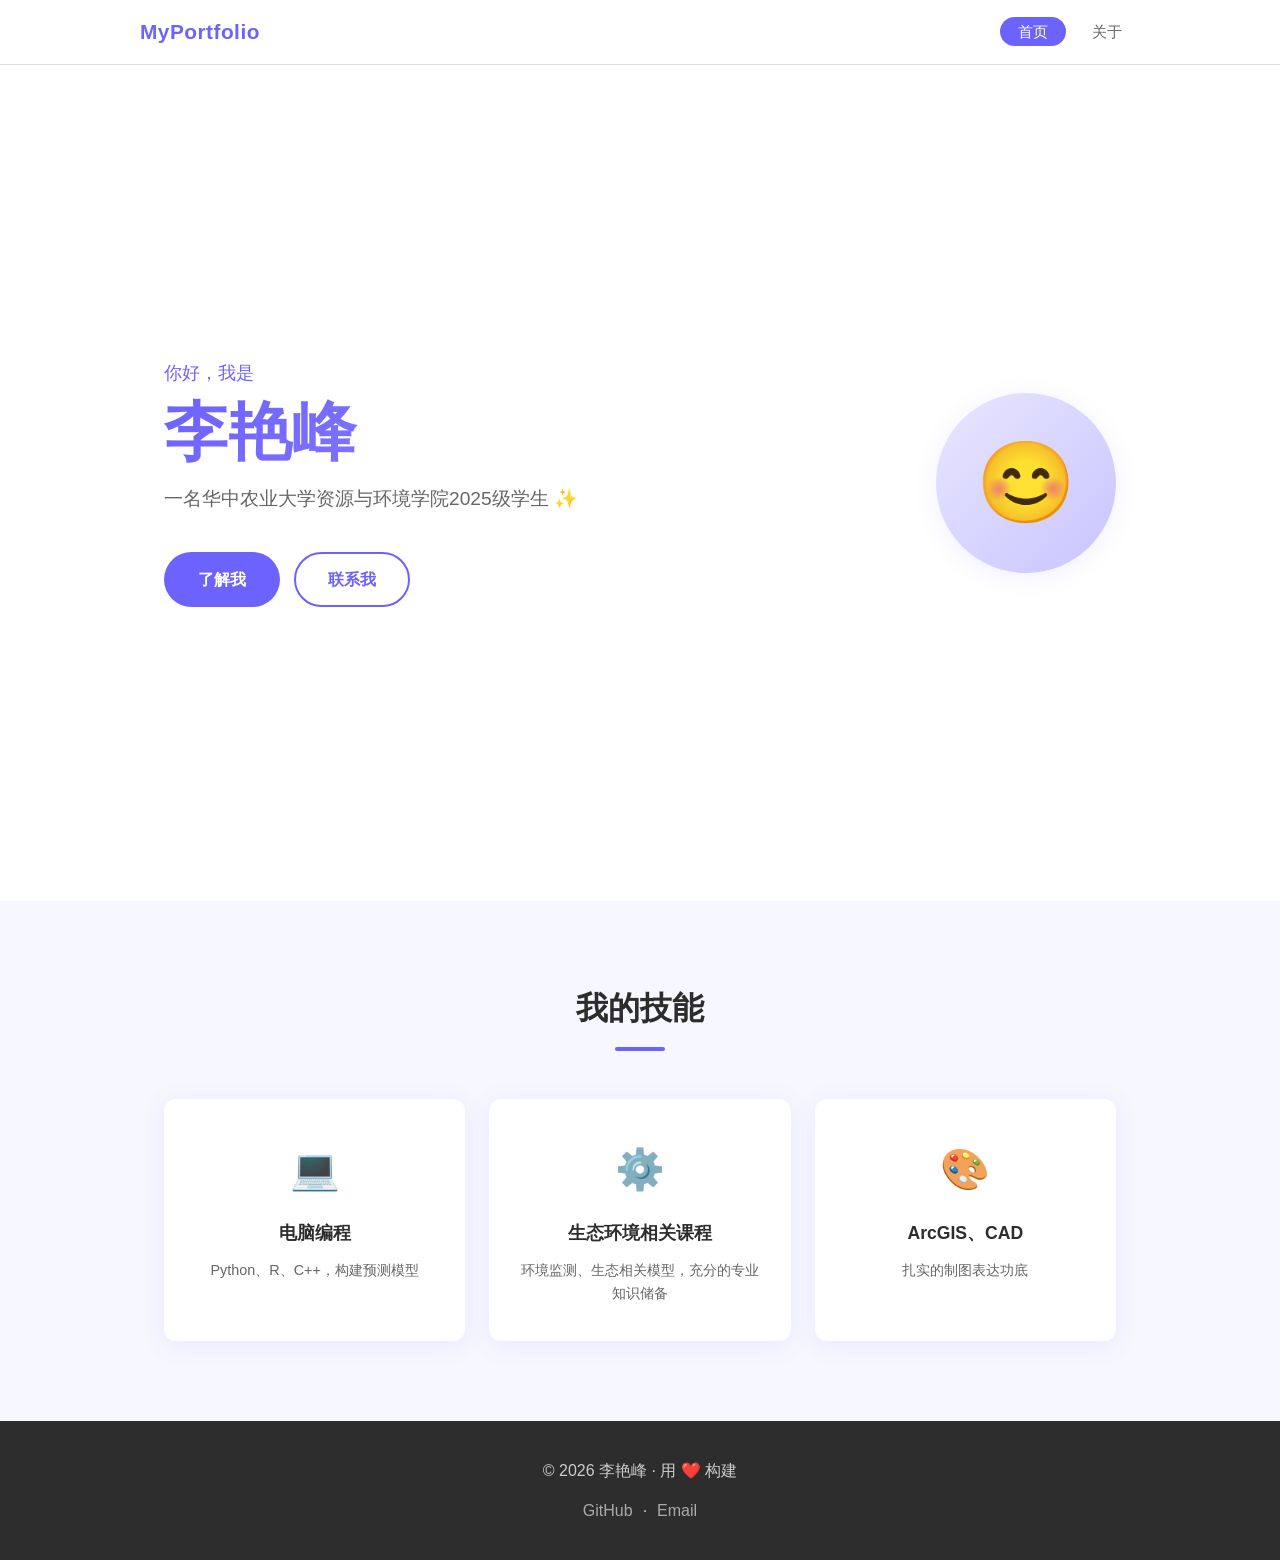
<file: index.html>
<!DOCTYPE html>
<html lang="zh-CN">
<head>
  <meta charset="UTF-8" />
  <meta name="viewport" content="width=device-width, initial-scale=1.0" />
  <title>个人网站 - 首页</title>
  <link rel="stylesheet" href="style.css" />
</head>
<body>

  <!-- 导航栏 -->
  <header class="navbar">
    <div class="nav-container">
      <a href="index.html" class="nav-logo">MyPortfolio</a>
      <nav>
        <ul class="nav-links">
          <li><a href="index.html" class="active">首页</a></li>
          <li><a href="about.html">关于</a></li>
        </ul>
      </nav>
    </div>
  </header>

  <!-- Hero 区域 -->
  <section class="hero">
    <div class="hero-content">
      <p class="hero-greeting">你好，我是</p>
      <h1 class="hero-name">李艳峰</h1>
      <p class="hero-desc">一名华中农业大学资源与环境学院2025级学生 ✨</p>
      <div class="hero-buttons">
        <a href="about.html" class="btn btn-primary">了解我</a>
        <a href="mailto:your@email.com" class="btn btn-outline">联系我</a>
      </div>
    </div>
    <div class="hero-avatar">
      <div class="avatar-placeholder">😊</div>
    </div>
  </section>

  <!-- 技能区域 -->
  <section class="skills">
    <div class="container">
      <h2 class="section-title">我的技能</h2>
      <div class="skills-grid">
        <div class="skill-card">
          <span class="skill-icon">💻</span>
          <h3>电脑编程</h3>
          <p>Python、R、C++，构建预测模型</p>
        </div>
        <div class="skill-card">
          <span class="skill-icon">⚙️</span>
          <h3>生态环境相关课程</h3>
          <p>环境监测、生态相关模型，充分的专业知识储备</p>
        </div>
        <div class="skill-card">
          <span class="skill-icon">🎨</span>
          <h3>ArcGIS、CAD</h3>
          <p>扎实的制图表达功底</p>
        </div>
      </div>
    </div>
  </section>

  <!-- 页脚 -->
  <footer class="footer">
    <div class="container">
      <p>© 2026 李艳峰 · 用 ❤️ 构建</p>
      <div class="social-links">
        <a href="https://github.com/your-username" target="_blank">GitHub</a>
        <span>·</span>
        <a href="mailto:2234119859@qq.com">Email</a>
      </div>
    </div>
  </footer>

</body>
</html>
</file>
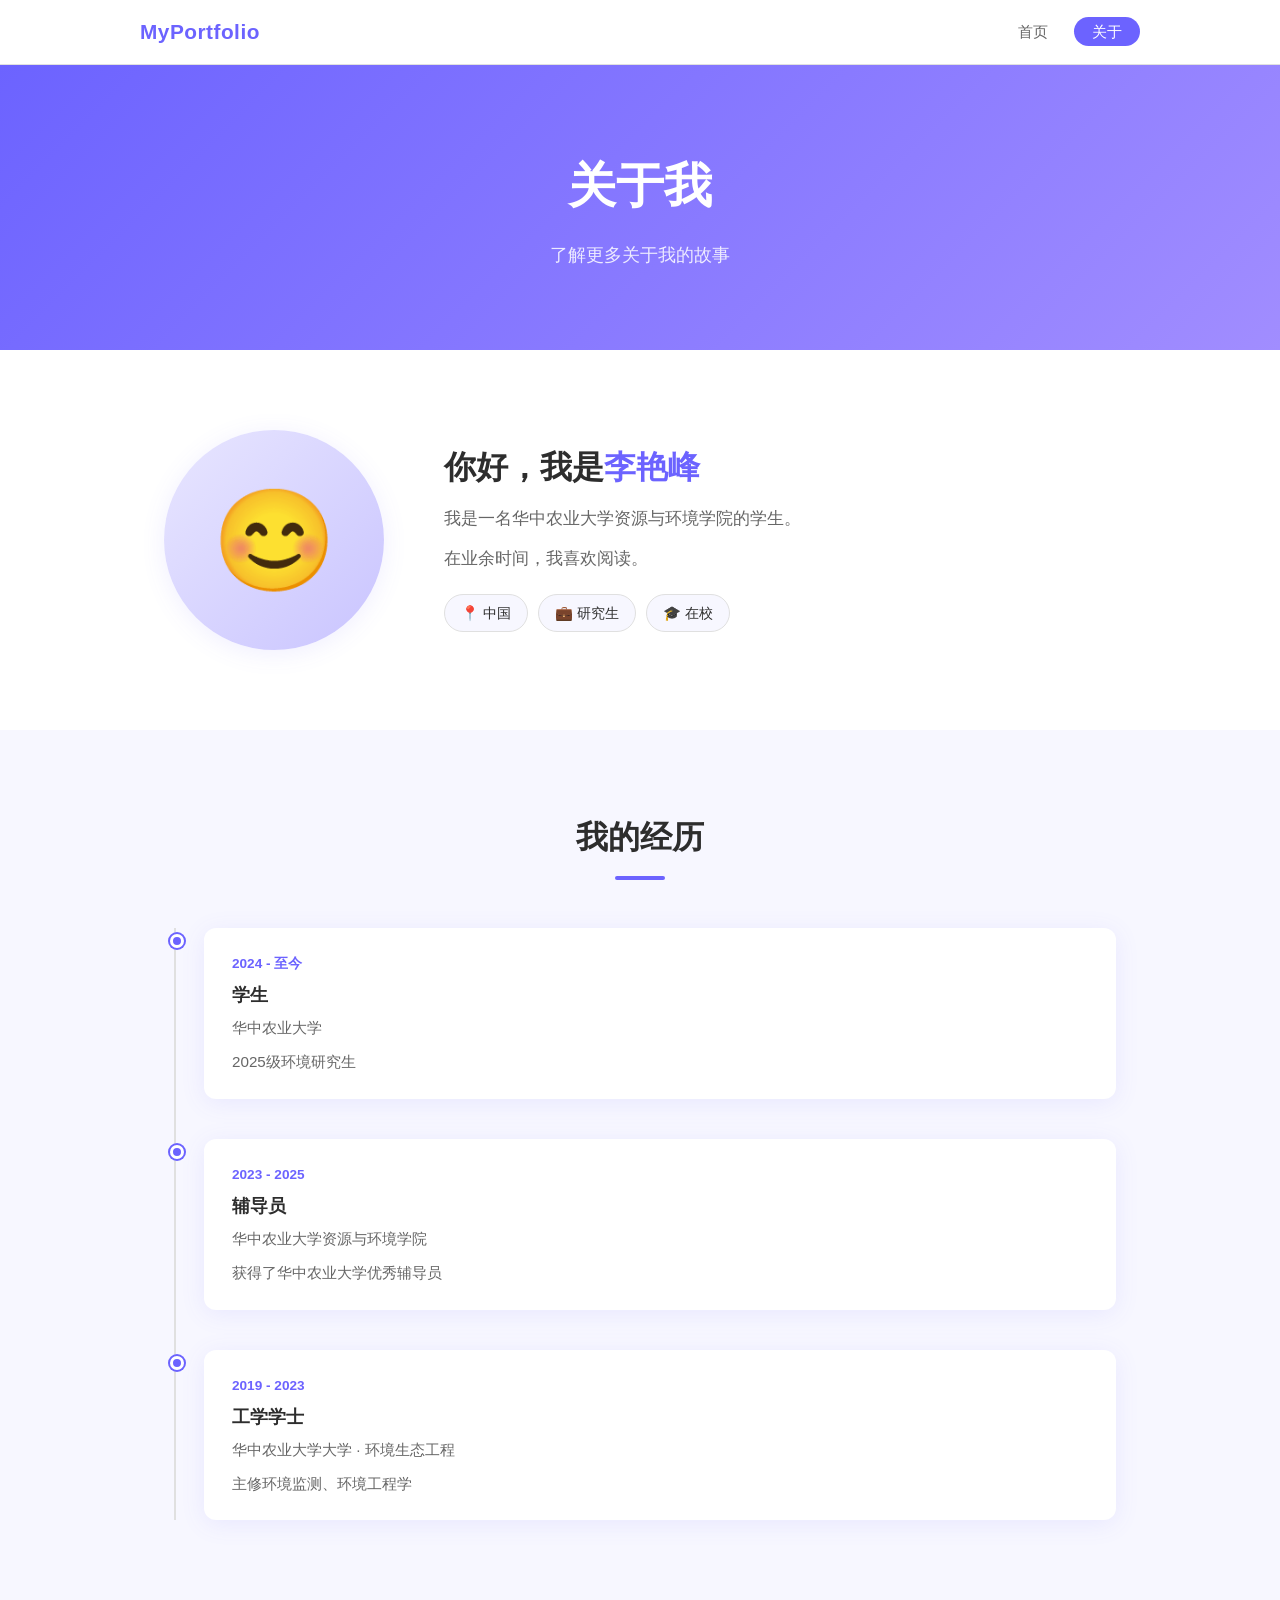
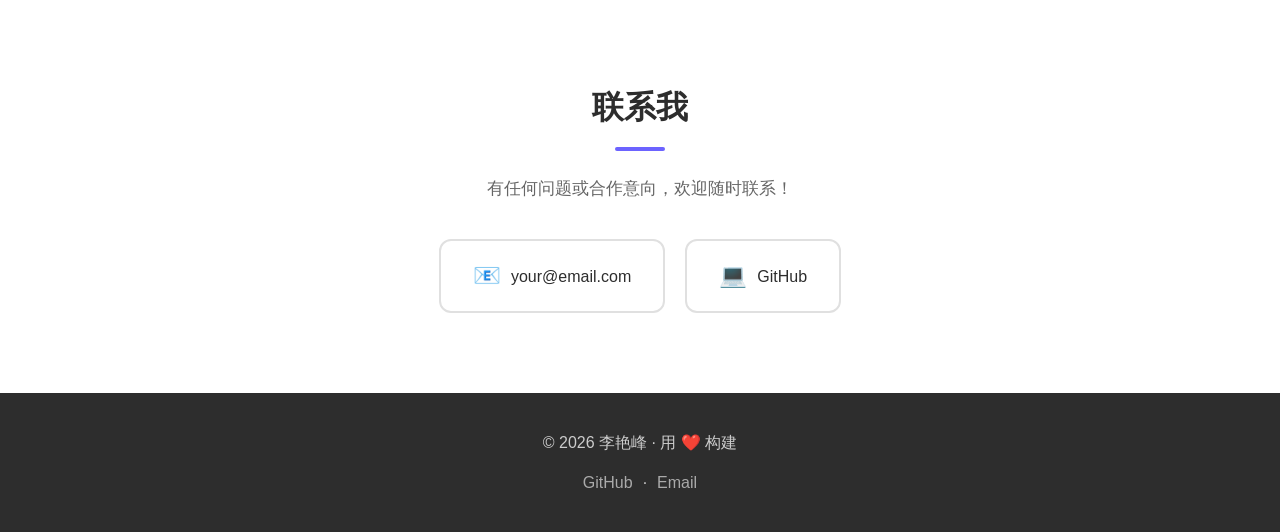
<file: about.html>
<!DOCTYPE html>
<html lang="zh-CN">
<head>
  <meta charset="UTF-8" />
  <meta name="viewport" content="width=device-width, initial-scale=1.0" />
  <title>个人网站 - 关于我</title>
  <link rel="stylesheet" href="style.css" />
</head>
<body>

  <!-- 导航栏 -->
  <header class="navbar">
    <div class="nav-container">
      <a href="index.html" class="nav-logo">MyPortfolio</a>
      <nav>
        <ul class="nav-links">
          <li><a href="index.html">首页</a></li>
          <li><a href="about.html" class="active">关于</a></li>
        </ul>
      </nav>
    </div>
  </header>

  <!-- 关于我 Hero -->
  <section class="page-hero">
    <div class="container">
      <h1>关于我</h1>
      <p>了解更多关于我的故事</p>
    </div>
  </section>

  <!-- 个人介绍 -->
  <section class="about-section">
    <div class="container about-grid">
      <div class="about-avatar">
        <div class="avatar-placeholder large">😊</div>
      </div>
      <div class="about-text">
        <h2>你好，我是<span class="highlight">李艳峰</span></h2>
        <p>
          我是一名华中农业大学资源与环境学院的学生。
        </p>
        <p>
          在业余时间，我喜欢阅读。
        </p>
        <div class="info-tags">
          <span class="tag">📍 中国</span>
          <span class="tag">💼 研究生</span>
          <span class="tag">🎓 在校</span>
        </div>
      </div>
    </div>
  </section>

  <!-- 经历 -->
  <section class="timeline-section">
    <div class="container">
      <h2 class="section-title">我的经历</h2>
      <div class="timeline">

        <div class="timeline-item">
          <div class="timeline-dot"></div>
          <div class="timeline-content">
            <span class="timeline-date">2024 - 至今</span>
            <h3>学生</h3>
            <p>华中农业大学</p>
            <p class="timeline-desc">2025级环境研究生</p>
          </div>
        </div>

        <div class="timeline-item">
          <div class="timeline-dot"></div>
          <div class="timeline-content">
            <span class="timeline-date">2023 - 2025</span>
            <h3>辅导员</h3>
            <p>华中农业大学资源与环境学院</p>
            <p class="timeline-desc">获得了华中农业大学优秀辅导员</p>
          </div>
        </div>

        <div class="timeline-item">
          <div class="timeline-dot"></div>
          <div class="timeline-content">
            <span class="timeline-date">2019 - 2023</span>
            <h3>工学学士</h3>
            <p>华中农业大学大学 · 环境生态工程</p>
            <p class="timeline-desc">主修环境监测、环境工程学</p>
          </div>
        </div>

      </div>
    </div>
  </section>

  <!-- 联系方式 -->
  <section class="contact-section">
    <div class="container">
      <h2 class="section-title">联系我</h2>
      <p class="contact-desc">有任何问题或合作意向，欢迎随时联系！</p>
      <div class="contact-cards">
        <a href="mailto:2234119859@qq.com" class="contact-card">
          <span class="contact-icon">📧</span>
          <span>your@email.com</span>
        </a>
        <a href="https://github.com/your-username" target="_blank" class="contact-card">
          <span class="contact-icon">💻</span>
          <span>GitHub</span>
        </a>
      </div>
    </div>
  </section>

  <!-- 页脚 -->
  <footer class="footer">
    <div class="container">
      <p>© 2026 李艳峰 · 用 ❤️ 构建</p>
      <div class="social-links">
        <a href="https://github.com/your-username" target="_blank">GitHub</a>
        <span>·</span>
        <a href="mailto:2234119859@qq.com">Email</a>
      </div>
    </div>
  </footer>

</body>
</html>
</file>
<file: style.css>
/* ===== 全局重置 & 基础样式 ===== */
*, *::before, *::after {
  margin: 0;
  padding: 0;
  box-sizing: border-box;
}

:root {
  --primary: #6c63ff;
  --primary-dark: #574fd6;
  --text: #2d2d2d;
  --text-light: #666;
  --bg: #ffffff;
  --bg-alt: #f7f7ff;
  --border: #e0e0e0;
  --shadow: 0 4px 24px rgba(108, 99, 255, 0.10);
  --radius: 12px;
  --transition: 0.25s ease;
}

html {
  scroll-behavior: smooth;
}

body {
  font-family: 'Segoe UI', 'PingFang SC', 'Microsoft YaHei', sans-serif;
  color: var(--text);
  background: var(--bg);
  line-height: 1.7;
}

a {
  text-decoration: none;
  color: inherit;
}

.container {
  max-width: 1000px;
  margin: 0 auto;
  padding: 0 24px;
}

/* ===== 导航栏 ===== */
.navbar {
  position: sticky;
  top: 0;
  background: rgba(255,255,255,0.92);
  backdrop-filter: blur(10px);
  border-bottom: 1px solid var(--border);
  z-index: 100;
  padding: 0 24px;
}

.nav-container {
  max-width: 1000px;
  margin: 0 auto;
  display: flex;
  align-items: center;
  justify-content: space-between;
  height: 64px;
}

.nav-logo {
  font-size: 1.3rem;
  font-weight: 700;
  color: var(--primary);
  letter-spacing: 0.5px;
}

.nav-links {
  list-style: none;
  display: flex;
  gap: 8px;
}

.nav-links a {
  padding: 6px 18px;
  border-radius: 20px;
  font-size: 0.95rem;
  color: var(--text-light);
  transition: var(--transition);
}

.nav-links a:hover,
.nav-links a.active {
  background: var(--primary);
  color: #fff;
}

/* ===== Hero 区域（首页） ===== */
.hero {
  min-height: calc(100vh - 64px);
  display: flex;
  align-items: center;
  justify-content: center;
  gap: 60px;
  padding: 60px 24px;
  max-width: 1000px;
  margin: 0 auto;
}

.hero-content {
  flex: 1;
}

.hero-greeting {
  font-size: 1.1rem;
  color: var(--primary);
  font-weight: 500;
  margin-bottom: 8px;
}

.hero-name {
  font-size: clamp(2.5rem, 6vw, 4rem);
  font-weight: 800;
  line-height: 1.1;
  background: linear-gradient(135deg, var(--primary), #a18dff);
  -webkit-background-clip: text;
  -webkit-text-fill-color: transparent;
  background-clip: text;
  margin-bottom: 16px;
}

.hero-desc {
  font-size: 1.2rem;
  color: var(--text-light);
  margin-bottom: 36px;
}

.hero-buttons {
  display: flex;
  gap: 14px;
  flex-wrap: wrap;
}

.hero-avatar {
  flex-shrink: 0;
}

/* ===== 按钮 ===== */
.btn {
  display: inline-block;
  padding: 12px 32px;
  border-radius: 30px;
  font-size: 1rem;
  font-weight: 600;
  cursor: pointer;
  transition: var(--transition);
  border: 2px solid transparent;
}

.btn-primary {
  background: var(--primary);
  color: #fff;
}

.btn-primary:hover {
  background: var(--primary-dark);
  transform: translateY(-2px);
  box-shadow: 0 8px 20px rgba(108,99,255,0.3);
}

.btn-outline {
  border-color: var(--primary);
  color: var(--primary);
  background: transparent;
}

.btn-outline:hover {
  background: var(--primary);
  color: #fff;
  transform: translateY(-2px);
}

/* ===== 头像占位符 ===== */
.avatar-placeholder {
  width: 180px;
  height: 180px;
  background: linear-gradient(135deg, #e8e6ff, #c9c4ff);
  border-radius: 50%;
  display: flex;
  align-items: center;
  justify-content: center;
  font-size: 80px;
  box-shadow: var(--shadow);
}

.avatar-placeholder.large {
  width: 220px;
  height: 220px;
  font-size: 100px;
}

/* ===== 区块标题 ===== */
.section-title {
  font-size: 2rem;
  font-weight: 700;
  text-align: center;
  margin-bottom: 48px;
  position: relative;
  color: var(--text);
}

.section-title::after {
  content: '';
  display: block;
  width: 50px;
  height: 4px;
  background: var(--primary);
  border-radius: 2px;
  margin: 12px auto 0;
}

/* ===== 技能区域 ===== */
.skills {
  background: var(--bg-alt);
  padding: 80px 24px;
}

.skills-grid {
  display: grid;
  grid-template-columns: repeat(auto-fit, minmax(240px, 1fr));
  gap: 24px;
}

.skill-card {
  background: #fff;
  border-radius: var(--radius);
  padding: 36px 28px;
  text-align: center;
  box-shadow: var(--shadow);
  transition: var(--transition);
}

.skill-card:hover {
  transform: translateY(-6px);
  box-shadow: 0 12px 32px rgba(108, 99, 255, 0.15);
}

.skill-icon {
  font-size: 2.5rem;
  display: block;
  margin-bottom: 16px;
}

.skill-card h3 {
  font-size: 1.1rem;
  font-weight: 700;
  margin-bottom: 10px;
  color: var(--text);
}

.skill-card p {
  font-size: 0.9rem;
  color: var(--text-light);
  line-height: 1.6;
}

/* ===== 页脚 ===== */
.footer {
  background: var(--text);
  color: #ccc;
  padding: 36px 24px;
  text-align: center;
}

.footer .container {
  display: flex;
  flex-direction: column;
  align-items: center;
  gap: 12px;
}

.social-links {
  display: flex;
  gap: 10px;
  align-items: center;
}

.social-links a {
  color: #aaa;
  transition: var(--transition);
}

.social-links a:hover {
  color: var(--primary);
}

/* ===== 关于页 - Page Hero ===== */
.page-hero {
  background: linear-gradient(135deg, var(--primary), #a18dff);
  color: #fff;
  text-align: center;
  padding: 80px 24px;
}

.page-hero h1 {
  font-size: 3rem;
  font-weight: 800;
  margin-bottom: 12px;
}

.page-hero p {
  font-size: 1.15rem;
  opacity: 0.85;
}

/* ===== 关于页 - 个人介绍 ===== */
.about-section {
  padding: 80px 24px;
}

.about-grid {
  display: flex;
  gap: 60px;
  align-items: center;
  flex-wrap: wrap;
}

.about-avatar {
  flex-shrink: 0;
}

.about-text h2 {
  font-size: 2rem;
  font-weight: 700;
  margin-bottom: 16px;
  line-height: 1.3;
}

.highlight {
  color: var(--primary);
}

.about-text p {
  color: var(--text-light);
  margin-bottom: 12px;
  font-size: 1.05rem;
}

.info-tags {
  display: flex;
  gap: 10px;
  flex-wrap: wrap;
  margin-top: 20px;
}

.tag {
  background: var(--bg-alt);
  border: 1px solid var(--border);
  border-radius: 20px;
  padding: 6px 16px;
  font-size: 0.9rem;
  color: var(--text);
}

/* ===== 经历时间线 ===== */
.timeline-section {
  background: var(--bg-alt);
  padding: 80px 24px;
}

.timeline {
  position: relative;
  padding-left: 40px;
}

.timeline::before {
  content: '';
  position: absolute;
  left: 10px;
  top: 0;
  bottom: 0;
  width: 2px;
  background: var(--border);
}

.timeline-item {
  position: relative;
  margin-bottom: 40px;
}

.timeline-item:last-child {
  margin-bottom: 0;
}

.timeline-dot {
  position: absolute;
  left: -34px;
  top: 6px;
  width: 14px;
  height: 14px;
  border-radius: 50%;
  background: var(--primary);
  border: 3px solid #fff;
  box-shadow: 0 0 0 2px var(--primary);
}

.timeline-content {
  background: #fff;
  border-radius: var(--radius);
  padding: 24px 28px;
  box-shadow: var(--shadow);
}

.timeline-date {
  font-size: 0.85rem;
  color: var(--primary);
  font-weight: 600;
  display: block;
  margin-bottom: 6px;
}

.timeline-content h3 {
  font-size: 1.1rem;
  font-weight: 700;
  margin-bottom: 4px;
}

.timeline-content > p {
  color: var(--text-light);
  font-size: 0.95rem;
}

.timeline-desc {
  color: var(--text-light);
  font-size: 0.9rem;
  margin-top: 8px;
}

/* ===== 联系方式 ===== */
.contact-section {
  padding: 80px 24px;
  text-align: center;
}

.contact-desc {
  color: var(--text-light);
  font-size: 1.05rem;
  margin-bottom: 36px;
  margin-top: -24px;
}

.contact-cards {
  display: flex;
  justify-content: center;
  gap: 20px;
  flex-wrap: wrap;
}

.contact-card {
  display: flex;
  align-items: center;
  gap: 10px;
  padding: 16px 32px;
  border-radius: var(--radius);
  border: 2px solid var(--border);
  font-size: 1rem;
  color: var(--text);
  transition: var(--transition);
  background: #fff;
}

.contact-card:hover {
  border-color: var(--primary);
  color: var(--primary);
  transform: translateY(-3px);
  box-shadow: var(--shadow);
}

.contact-icon {
  font-size: 1.4rem;
}

/* ===== 响应式 ===== */
@media (max-width: 768px) {
  .hero {
    flex-direction: column-reverse;
    text-align: center;
    gap: 40px;
    padding: 40px 24px;
    min-height: auto;
  }

  .hero-buttons {
    justify-content: center;
  }

  .about-grid {
    flex-direction: column;
    text-align: center;
  }

  .info-tags {
    justify-content: center;
  }

  .page-hero h1 {
    font-size: 2rem;
  }
}
</file>
